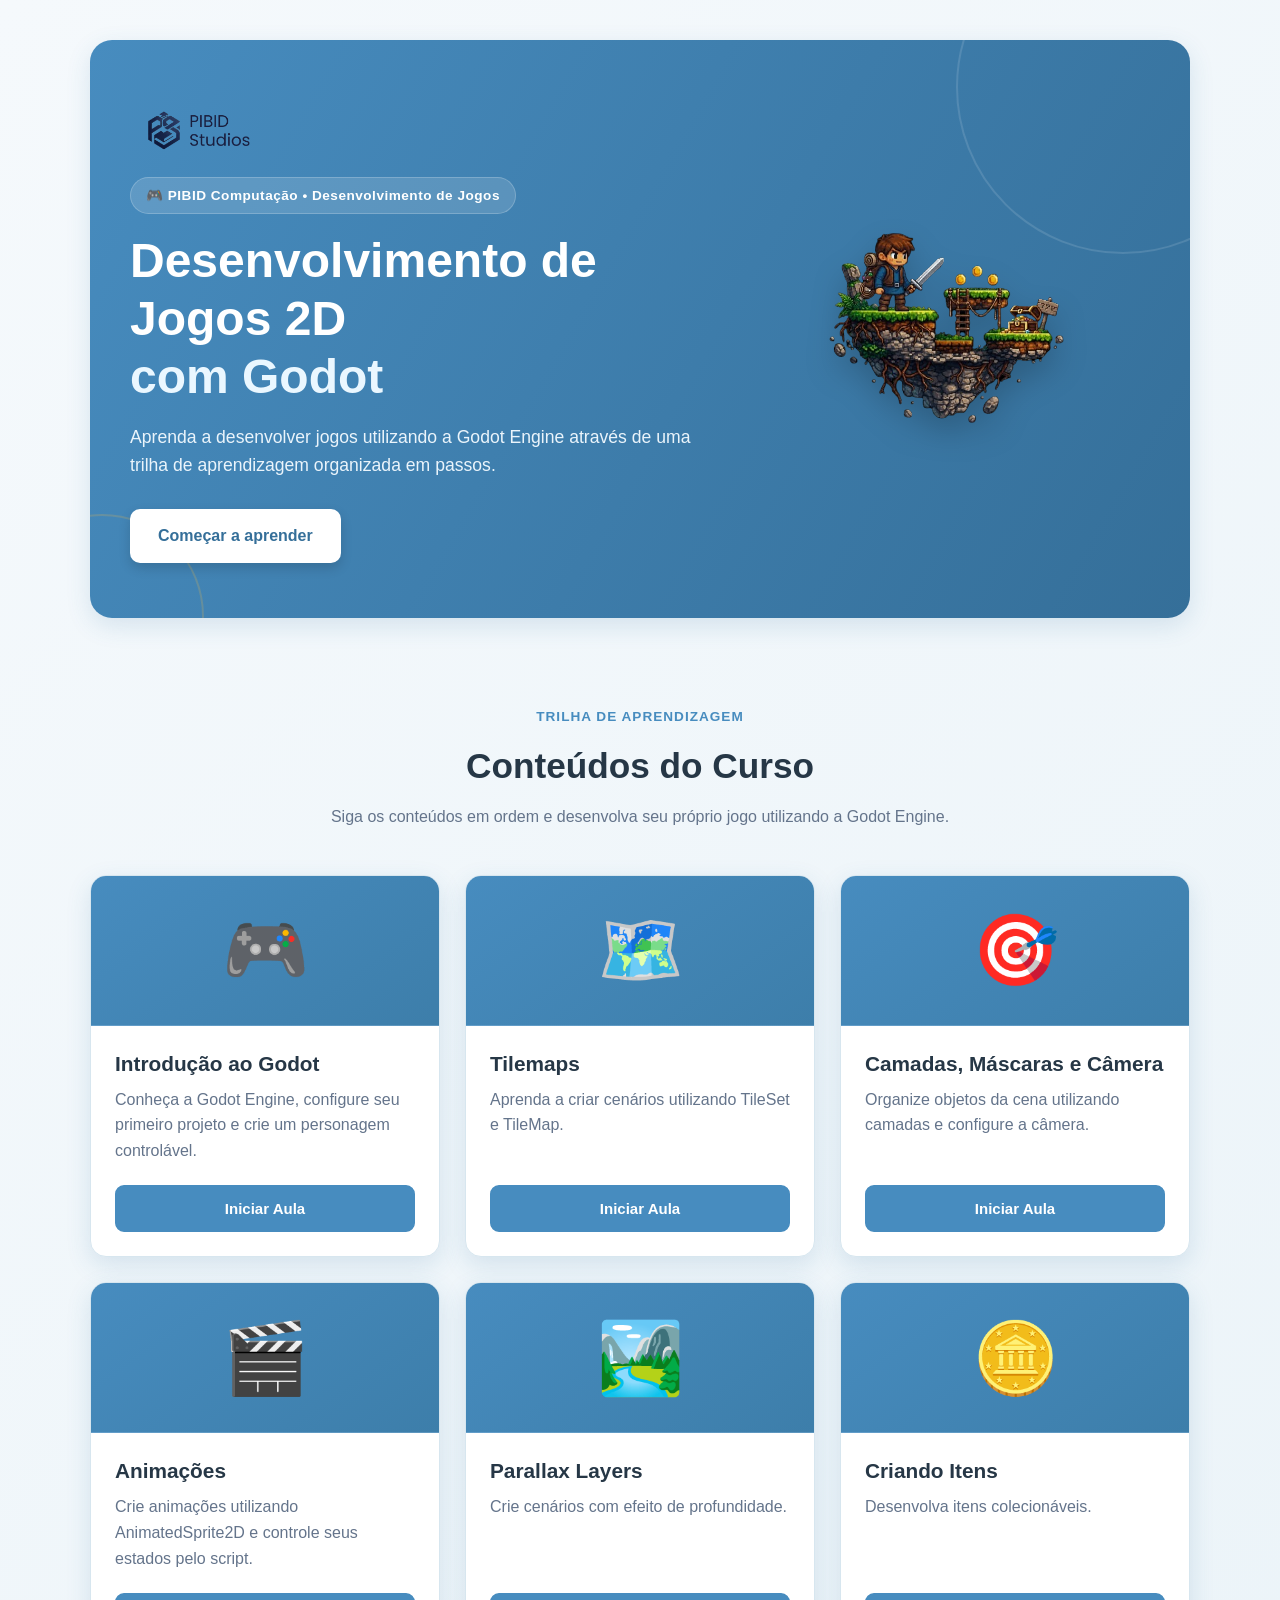
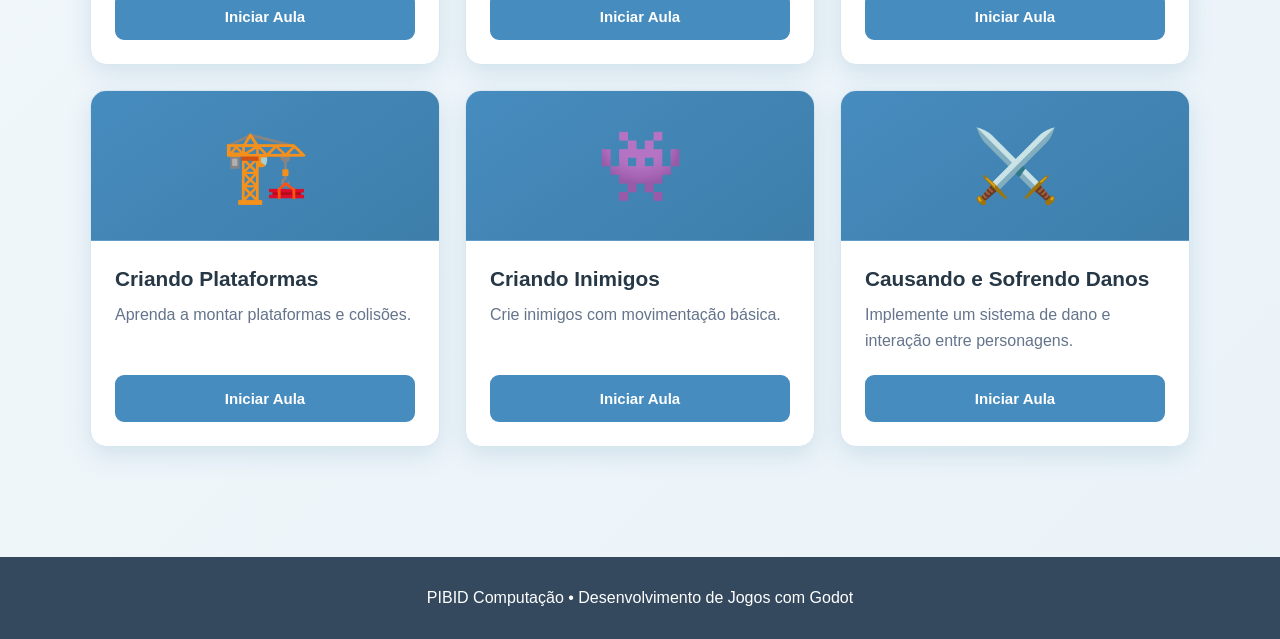
<file: index.html>
<!DOCTYPE html>
<html lang="pt-BR">

<head>

    <meta charset="UTF-8">

    <meta name="viewport" content="width=device-width, initial-scale=1.0">

    <title>Curso Godot - PIBID</title>

    <link rel="stylesheet" href="css/style.css">

</head>


<body>


    <!-- ==========================
         CABEÇALHO
    =========================== -->

    <header class="hero">

        <div class="hero-content">

            <img 
                src="assets/imagens/logo.png" 
                alt="Logo do curso"
                class="logo">

            <span class="hero-tag">
                🎮 PIBID Computação • Desenvolvimento de Jogos
            </span>

            <h1>
                Desenvolvimento de Jogos 2D
                <span>com Godot</span>
            </h1>


            <p>

                Aprenda a desenvolver jogos utilizando a Godot Engine
                através de uma trilha de aprendizagem organizada em passos.

            </p>


            <a href="#conteudos" class="btn">

                Começar a aprender

            </a>


        </div>

        <div class="hero-image">

            <img
                src="assets\imagens\ícone_cabeçalho.png"
                alt="Personagem de um jogo 2D">

        </div>        

    </header>



    <!-- ==========================
         CONTEÚDOS
    =========================== -->

    <main class="container">


        <section id="conteudos">


            <div class="section-header">

                <span class="section-tag">
                    TRILHA DE APRENDIZAGEM
                </span>


                <h2>

                    Conteúdos do Curso

                </h2>


                <p>

                    Siga os conteúdos em ordem e desenvolva seu próprio jogo
                    utilizando a Godot Engine.

                </p>

            </div>



            <div id="cards" class="cards">

                <!-- Cards criados pelo JavaScript -->

            </div>


        </section>


    </main>



    <!-- ==========================
         RODAPÉ
    =========================== -->

    <footer>

        <p>

            PIBID Computação • Desenvolvimento de Jogos com Godot

        </p>

    </footer>



    <!-- ==========================
         ARQUIVOS DAS AULAS
    =========================== -->

    <script src="js/aulas/introducao.js"></script>

    <script src="js/aulas/tilemaps.js"></script>

    <script src="js/aulas/camadas.js"></script>

    <script src="js/aulas/animacoes.js"></script>

    <script src="js/aulas/parallax.js"></script>

    <script src="js/aulas/itens.js"></script>

    <script src="js/aulas/plataformas.js"></script>

    <script src="js/aulas/inimigos.js"></script>

    <script src="js/aulas/danos.js"></script>

    <script src="js/aulas.js"></script>

    <script src="js/main.js"></script>

</body>

</html>
</file>
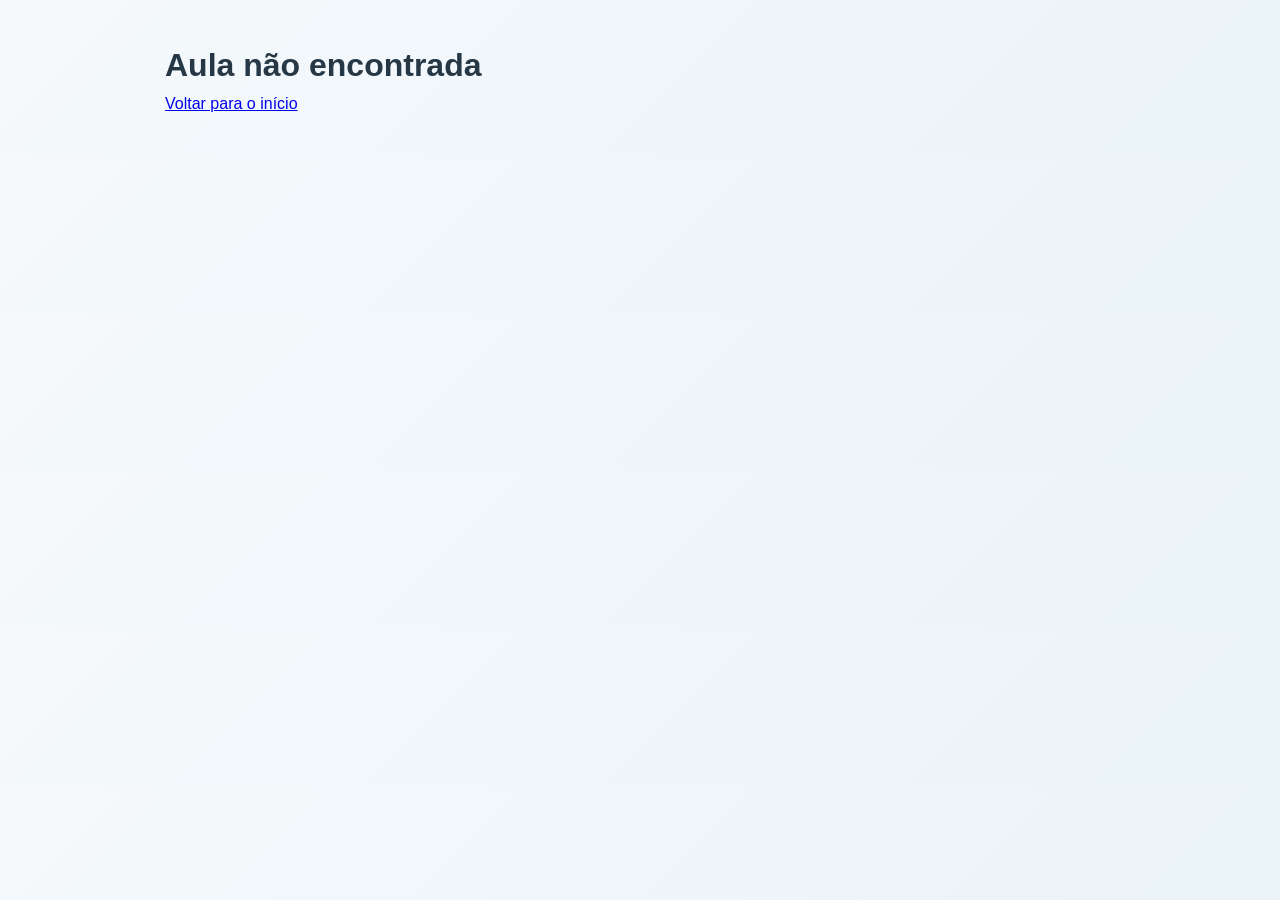
<file: pages/aula.html>
<!DOCTYPE html>
<html lang="pt-BR">

<head>

    <meta charset="UTF-8">
    <meta name="viewport" content="width=device-width, initial-scale=1.0">

    <title>Curso Godot</title>


    <link rel="stylesheet" href="../css/style.css">
    <link rel="stylesheet" href="../css/aula.css">


</head>


<body>


    <main class="lesson">


        <a href="../index.html" class="back-button">
            ← Voltar para o início
        </a>



        <header class="lesson-header">


            <h1 id="lessonTitle"></h1>


            <span id="lessonNumber"></span>


            <p id="lessonDescription"></p>

            <div class="progress">

                <div 
                id="progressBar" 
                class="progress-bar">
                </div>

            </div>


        </header>





        <section class="step">


            <span 
            id="stepNumber" 
            class="step-number">
            </span>



            <h2 id="stepTitle"></h2>




            <div 
            id="stepContent" 
            class="step-content">

            </div>



        </section>







        <div class="navigation">


            <button id="previousButton">

                ← Passo Anterior

            </button>





            <button id="nextButton">

                Próximo Passo →

            </button>



        </div>



    </main>






    <!-- Arquivos das aulas -->

    <script src="../js/aulas/introducao.js"></script>
    <script src="../js/aulas/tilemaps.js"></script>
    <script src="../js/aulas/camadas.js"></script>
    <script src="../js/aulas/animacoes.js"></script>
    <script src="../js/aulas/parallax.js"></script>
    <script src="../js/aulas/itens.js"></script>
    <script src="../js/aulas/plataformas.js"></script>
    <script src="../js/aulas/inimigos.js"></script>
    <script src="../js/aulas/danos.js"></script>
    <script src="../js/aulas.js"></script>
    <script src="../js/aula.js"></script>

</body>

</html>
</file>
<file: css/style.css>
/* ==========================
   RESET
========================== */

* {
    margin: 0;
    padding: 0;
    box-sizing: border-box;
}

html {
    scroll-behavior: smooth;
}

body {
    font-family: "Segoe UI", Tahoma, Geneva, Verdana, sans-serif;

    background:
        linear-gradient(
            135deg,
            #f5f9fc,
            #eaf3f8
        );

    color: #263746;

    line-height: 1.6;
}


/* ==========================
   VARIÁVEIS
========================== */

:root {

    --azul-principal: #478cbf;

    --azul-escuro: #356f99;

    --azul-muito-escuro: #285777;

    --azul-claro: #eaf6fc;

    --destaque: #f4b942;

    --texto: #263746;

    --texto-secundario: #64748b;

    --branco: #ffffff;

    --borda: #d7e6ef;

    --sombra:
        0 8px 25px rgba(47, 111, 159, .15);

    --sombra-hover:
        0 15px 35px rgba(47, 111, 159, .25);

}


/* ==========================
   CONTAINER
========================== */

.container {

    width: min(1100px, 92%);

    margin: auto;

}


/* ==========================
   HERO
========================== */

.hero {

    position: relative;

    max-width: 1100px;

    min-height: 460px;

    margin: 40px auto;

    padding: 55px 40px;

    display: flex;

    align-items: center;

    justify-content: space-between;

    gap: 50px;

    background:
        linear-gradient(
            120deg,
            #478cbf,
            #356f99
        );

    color: white;

    border-radius: 22px;

    box-shadow: var(--sombra);

    overflow: hidden;

}

.hero-tag {
    display: block;
    margin-left: 0;
    padding-left: 0;
}

.logo {
    display: block;
    width: 130px;
    margin-bottom: 15px;
}

/* ==========================
   DECORAÇÕES DO HERO
========================== */

.hero::before {

    content: "";

    position: absolute;

    width: 330px;

    height: 330px;

    border-radius: 50%;

    border: 2px solid rgba(255, 255, 255, .12);

    right: -100px;

    top: -120px;

}


.hero::after {

    content: "";

    position: absolute;

    width: 200px;

    height: 200px;

    border-radius: 50%;

    border: 2px solid rgba(244, 185, 66, .20);

    left: -90px;

    bottom: -100px;

}


/* ==========================
   CONTEÚDO DO HERO
========================== */

.hero-content {

    position: relative;

    z-index: 2;

    flex: 1;

}


.hero-tag {

    display: inline-block;

    margin-bottom: 18px;

    padding: 7px 15px;

    background: rgba(255, 255, 255, .14);

    color: #ffffff;

    border: 1px solid rgba(255, 255, 255, .20);

    border-radius: 20px;

    font-size: .85rem;

    font-weight: bold;

    letter-spacing: .5px;

}


.hero h1 {

    font-size: 3rem;

    line-height: 1.2;

    color: white;

    margin-bottom: 18px;

}


.hero h1 span {

    display: block;

    color: #eaf7ff;

}


.hero p {

    max-width: 620px;

    margin-bottom: 30px;

    color: #eaf4fb;

    font-size: 1.1rem;

}


/* ==========================
   IMAGEM DO HERO
========================== */

.hero-image {

    position: relative;

    z-index: 2;

    width: 40%;

    display: flex;

    justify-content: center;

    align-items: center;

}


.hero-image img {

    width: 330px;

    max-width: 100%;

    object-fit: contain;

    filter:
        drop-shadow(
            0 15px 15px rgba(0, 0, 0, .20)
        );

    transition: .3s;

}


.hero-image img:hover {

    transform: translateY(-8px) scale(1.04);

}


/* ==========================
   BOTÃO PRINCIPAL
========================== */

.hero .btn {

    display: inline-block;

    padding: 14px 28px;

    background: white;

    color: var(--azul-escuro);

    text-decoration: none;

    border-radius: 10px;

    font-weight: bold;

    box-shadow:
        0 5px 12px rgba(0, 0, 0, .15);

    transition: .3s;

}


.hero .btn:hover {

    background: var(--destaque);

    color: white;

    transform: translateY(-3px);

    box-shadow: var(--sombra-hover);

}


/* ==========================
   CONTEÚDOS
========================== */

#conteudos {

    padding: 45px 0 80px;

}


.section-header {

    text-align: center;

    max-width: 700px;

    margin: 0 auto 45px;

}


.section-tag {

    display: inline-block;

    margin-bottom: 10px;

    color: var(--azul-principal);

    font-size: .85rem;

    font-weight: bold;

    letter-spacing: 1px;

}


.section-header h2 {

    font-size: 2.2rem;

    color: var(--texto);

    margin-bottom: 10px;

}


.section-header p {

    color: var(--texto-secundario);

}


/* ==========================
   GRID DOS CARDS
========================== */

.cards {

    display: grid;

    grid-template-columns:
        repeat(auto-fit, minmax(280px, 1fr));

    gap: 25px;

}


/* ==========================
   CARD
========================== */

.card {

    background: var(--branco);

    border: 1px solid var(--borda);

    border-radius: 16px;

    overflow: hidden;

    box-shadow: var(--sombra);

    transition: .3s;

    display: flex;

    flex-direction: column;

    color: var(--texto);

}


.card:hover {

    transform: translateY(-7px);

    box-shadow: var(--sombra-hover);

    border-color: var(--destaque);

}


/* ==========================
   ÍCONE / IMAGEM DO CARD
========================== */

.card-icon {

    height: 150px;

    display: flex;

    align-items: center;

    justify-content: center;

    font-size: 70px;

    background:
        linear-gradient(
            145deg,
            #478cbf,
            #3d7eaa
        );

    border-bottom: 1px solid rgba(255, 255, 255, .15);

    transition: .3s;

}


.card:hover .card-icon {

    background:
        linear-gradient(
            145deg,
            #3d7eaa,
            #356f99
        );

    transform: scale(1.02);

}


/* ==========================
   CONTEÚDO DO CARD
========================== */

.card-content {

    padding: 24px;

    display: flex;

    flex-direction: column;

    flex: 1;

}


.card-content h3 {

    color: var(--texto);

    margin-bottom: 10px;

    font-size: 1.3rem;

    line-height: 1.3;

}


.card-content p {

    color: var(--texto-secundario);

    margin-bottom: 22px;

    line-height: 1.6;

}


/* ==========================
   BOTÃO DO CARD
========================== */

.card-content button {

    width: 100%;

    margin-top: auto;

    padding: 13px;

    border: 2px solid var(--azul-principal);

    border-radius: 9px;

    background: var(--azul-principal);

    color: white;

    cursor: pointer;

    font-size: 15px;

    font-weight: bold;

    transition: .3s;

}


.card-content button:hover {

    background: var(--azul-escuro);

    border-color: var(--azul-escuro);

    color: white;

    transform: translateY(-2px);

}


/* ==========================
   RODAPÉ
========================== */

footer {

    margin-top: 30px;

    padding: 28px;

    background: #34495e;

    color: white;

    text-align: center;

}


/* ==========================
   RESPONSIVIDADE
========================== */

@media (max-width: 768px) {

    .hero {

        flex-direction: column;

        text-align: center;

        margin: 20px auto;

        padding: 45px 25px;

        gap: 30px;

    }


    .hero h1 {

        font-size: 2.2rem;

    }


    .hero p {

        font-size: 1rem;

        margin-left: auto;

        margin-right: auto;

    }


    .hero-image {

        width: 100%;

    }


    .hero-image img {

        width: 240px;

    }


    .cards {

        grid-template-columns: 1fr;

    }


    .section-header h2 {

        font-size: 1.8rem;

    }

}
</file>
<file: css/aula.css>
/* ==========================
   PÁGINA DA AULA
========================== */

.lesson {

    width: min(950px, 92%);

    margin: 40px auto;

}


/* ==========================
   VOLTAR
========================== */

.back-button {

    display: inline-flex;

    align-items: center;

    gap: 8px;

    margin-bottom: 25px;

    color: #478cbf;

    text-decoration: none;

    font-weight: bold;

    transition: .3s;

}


.back-button:hover {

    transform: translateX(-5px);

    color: #356f99;

}


/* ==========================
   CABEÇALHO DA AULA
========================== */

.lesson-header {

    background: #ffffff;

    padding: 35px;

    border-radius: 18px;

    margin-bottom: 30px;

    border: 1px solid #d7e6ef;

    box-shadow:
        0 8px 25px rgba(47, 111, 159, .12);

}


.lesson-header h1 {

    color: #263746;

    font-size: 2.3rem;

    line-height: 1.25;

    margin-bottom: 10px;

}


.lesson-header p {

    color: #64748b;

    font-size: 1.05rem;

    line-height: 1.7;

}


/* ==========================
   PROGRESSO
========================== */

.progress {

    width: 100%;

    height: 10px;

    background: #e5edf2;

    border-radius: 20px;

    margin-top: 25px;

    overflow: hidden;

}


.progress-bar {

    height: 100%;

    width: 0%;

    background:
        linear-gradient(
            90deg,
            #478cbf,
            #356f99
        );

    border-radius: 20px;

    transition: width .4s ease;

}


/* ==========================
   MATERIAIS DA AULA
========================== */

.lesson-materials {

    margin: 25px 0 0;

    padding: 20px 22px;

    background: #f5f9fc;

    border: 1px solid #d7e6ef;

    border-left: 5px solid #478cbf;

    border-radius: 12px;

}


.lesson-materials h3 {

    color: #263746;

    margin-bottom: 15px;

    font-size: 1.1rem;

}


.lesson-materials ul {

    list-style: none;

    padding: 0;

}


.lesson-materials li {

    margin: 10px 0;

}


.lesson-materials a {

    display: inline-flex;

    align-items: center;

    gap: 8px;

    color: #478cbf;

    text-decoration: none;

    font-weight: bold;

    transition: .3s;

}


.lesson-materials a:hover {

    color: #356f99;

    transform: translateX(4px);

}


/* ==========================
   CONTEÚDO DO PASSO
========================== */

.step {

    background: #ffffff;

    padding: 38px;

    border-radius: 18px;

    border: 1px solid #d7e6ef;

    box-shadow:
        0 8px 25px rgba(47, 111, 159, .12);

}


/* ==========================
   NÚMERO DO PASSO
========================== */

.step-number {

    display: inline-block;

    margin-bottom: 8px;

    color: #478cbf;

    font-size: 1rem;

    font-weight: bold;

}


/* ==========================
   TÍTULO DO PASSO
========================== */

.step h2 {

    color: #263746;

    margin: 8px 0 25px;

    font-size: 1.9rem;

    line-height: 1.3;

}


/* ==========================
   CONTEÚDO
========================== */

.step-content {

    color: #475569;

    font-size: 1.05rem;

    line-height: 1.8;

}


.step-content p {

    margin-bottom: 20px;

}


/* ==========================
   LINKS NO CONTEÚDO
========================== */

.step-content a {

    color: #478cbf;

    font-weight: bold;

}


.step-content a:hover {

    color: #356f99;

}


/* ==========================
   IMAGENS
========================== */

.content-image {

    width: 100%;

    max-width: 900px;

    height: auto;

    display: block;

    margin: 30px auto;

    border-radius: 14px;

    border: 1px solid #d7e6ef;

    box-shadow:
        0 8px 20px rgba(47, 111, 159, .12);

}


/* ==========================
   VÍDEOS
========================== */

.video-container {

    width: 100%;

    margin: 30px 0;

    overflow: hidden;

    border-radius: 14px;

    box-shadow:
        0 8px 20px rgba(47, 111, 159, .12);

}


.video-container iframe {

    width: 100%;

    min-height: 450px;

    display: block;

    border: none;

}


/* ==========================
   BOTÃO DE ACESSO
========================== */

.content-link {

    display: inline-flex;

    align-items: center;

    justify-content: center;

    margin-top: 20px;

    padding: 13px 25px;

    background: #478cbf;

    color: #ffffff !important;

    text-decoration: none;

    border-radius: 10px;

    font-weight: bold;

    box-shadow:
        0 5px 12px rgba(47, 111, 159, .18);

    transition: .3s;

}


.content-link:hover {

    background: #356f99;

    transform: translateY(-3px);

    box-shadow:
        0 10px 20px rgba(47, 111, 159, .25);

}


/* ==========================
   NAVEGAÇÃO
========================== */

.navigation {

    display: flex;

    justify-content: space-between;

    gap: 20px;

    margin-top: 35px;

}


.navigation button {

    padding: 14px 28px;

    border: none;

    border-radius: 10px;

    background: #478cbf;

    color: #ffffff;

    cursor: pointer;

    font-size: 1rem;

    font-weight: bold;

    box-shadow:
        0 5px 12px rgba(47, 111, 159, .15);

    transition: .3s;

}


.navigation button:hover:not(:disabled) {

    background: #356f99;

    transform: translateY(-3px);

    box-shadow:
        0 10px 20px rgba(47, 111, 159, .22);

}


.navigation button:disabled {

    opacity: .45;

    cursor: not-allowed;

}


/* ==========================
   CELULAR
========================== */

@media (max-width: 768px) {


    .lesson {

        width: 92%;

        margin: 25px auto;

    }


    .lesson-header {

        padding: 25px;

    }


    .lesson-header h1 {

        font-size: 1.8rem;

    }


    .lesson-header p {

        font-size: 1rem;

    }


    .step {

        padding: 25px;

    }


    .step h2 {

        font-size: 1.6rem;

    }


    .step-content {

        font-size: 1rem;

    }


    .video-container iframe {

        min-height: 250px;

    }


    .navigation {

        flex-direction: column;

        gap: 15px;

    }


    .navigation button {

        width: 100%;

    }


}
</file>
